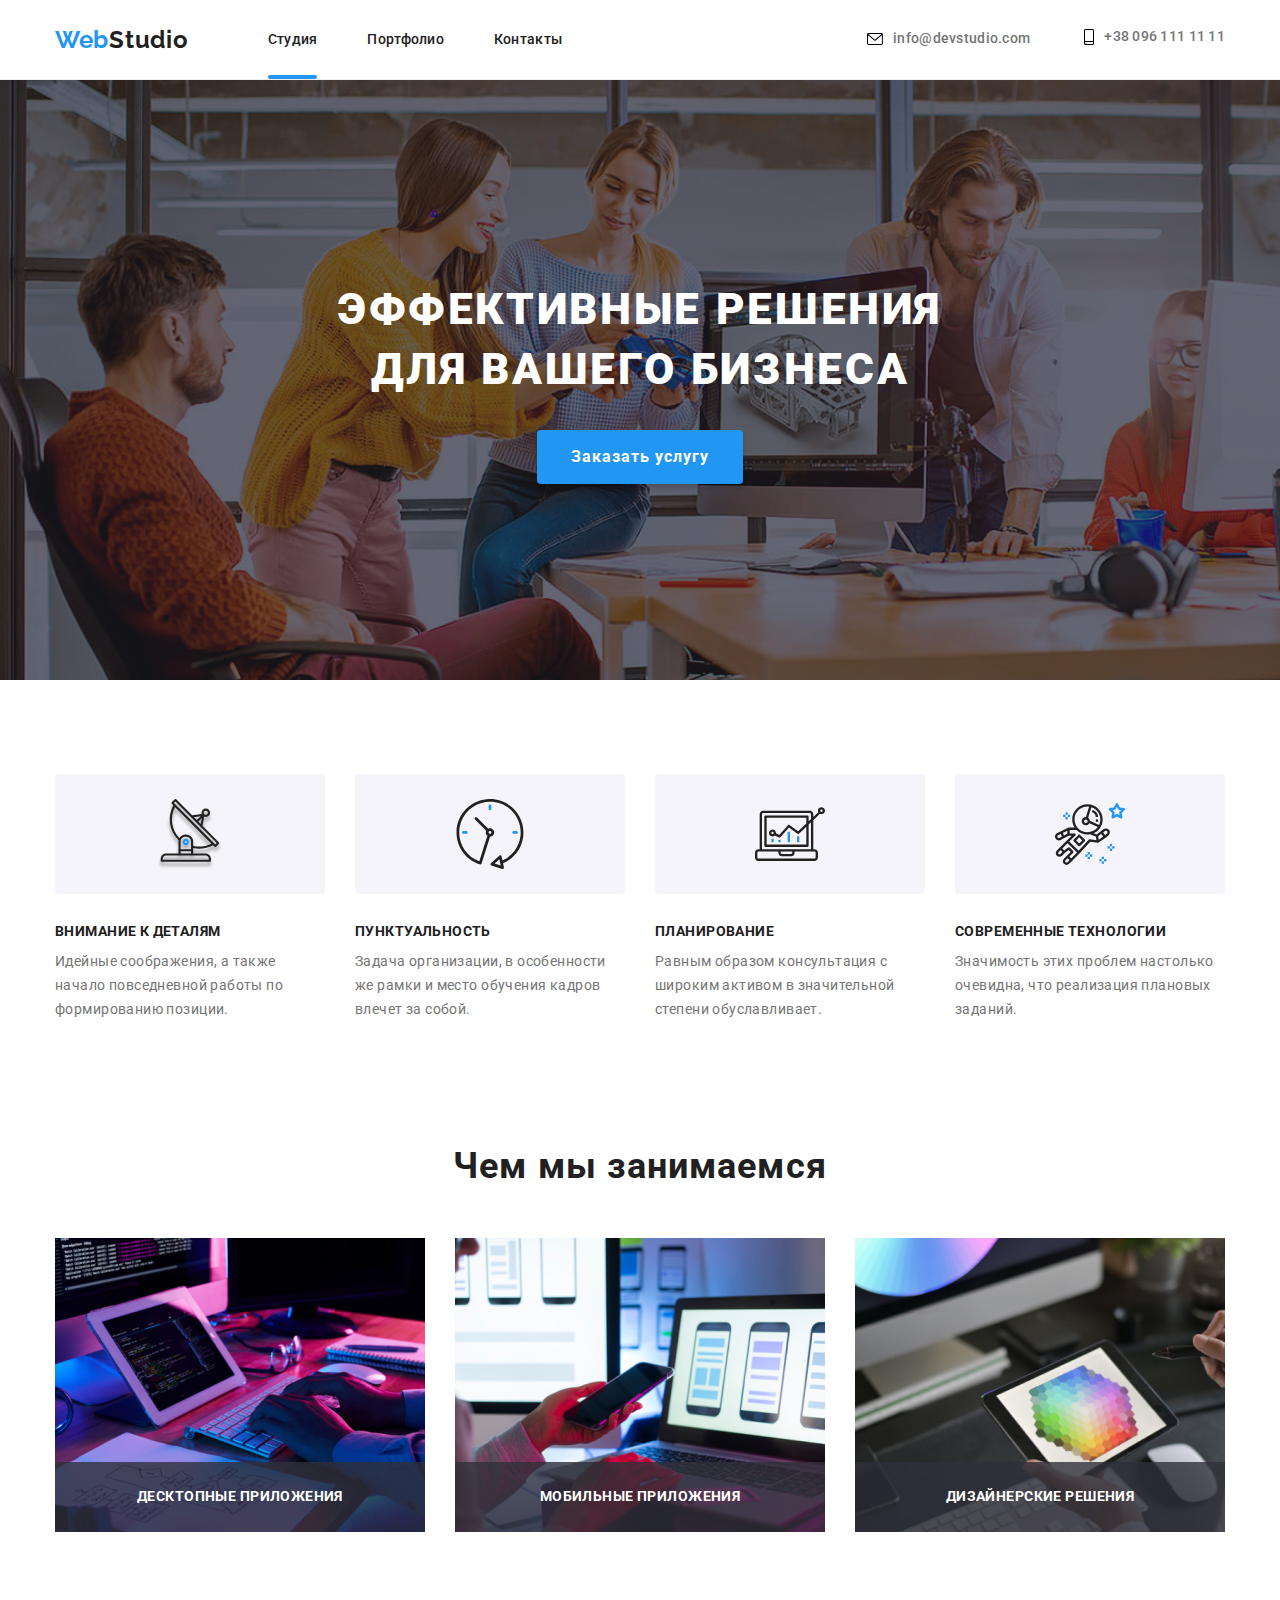
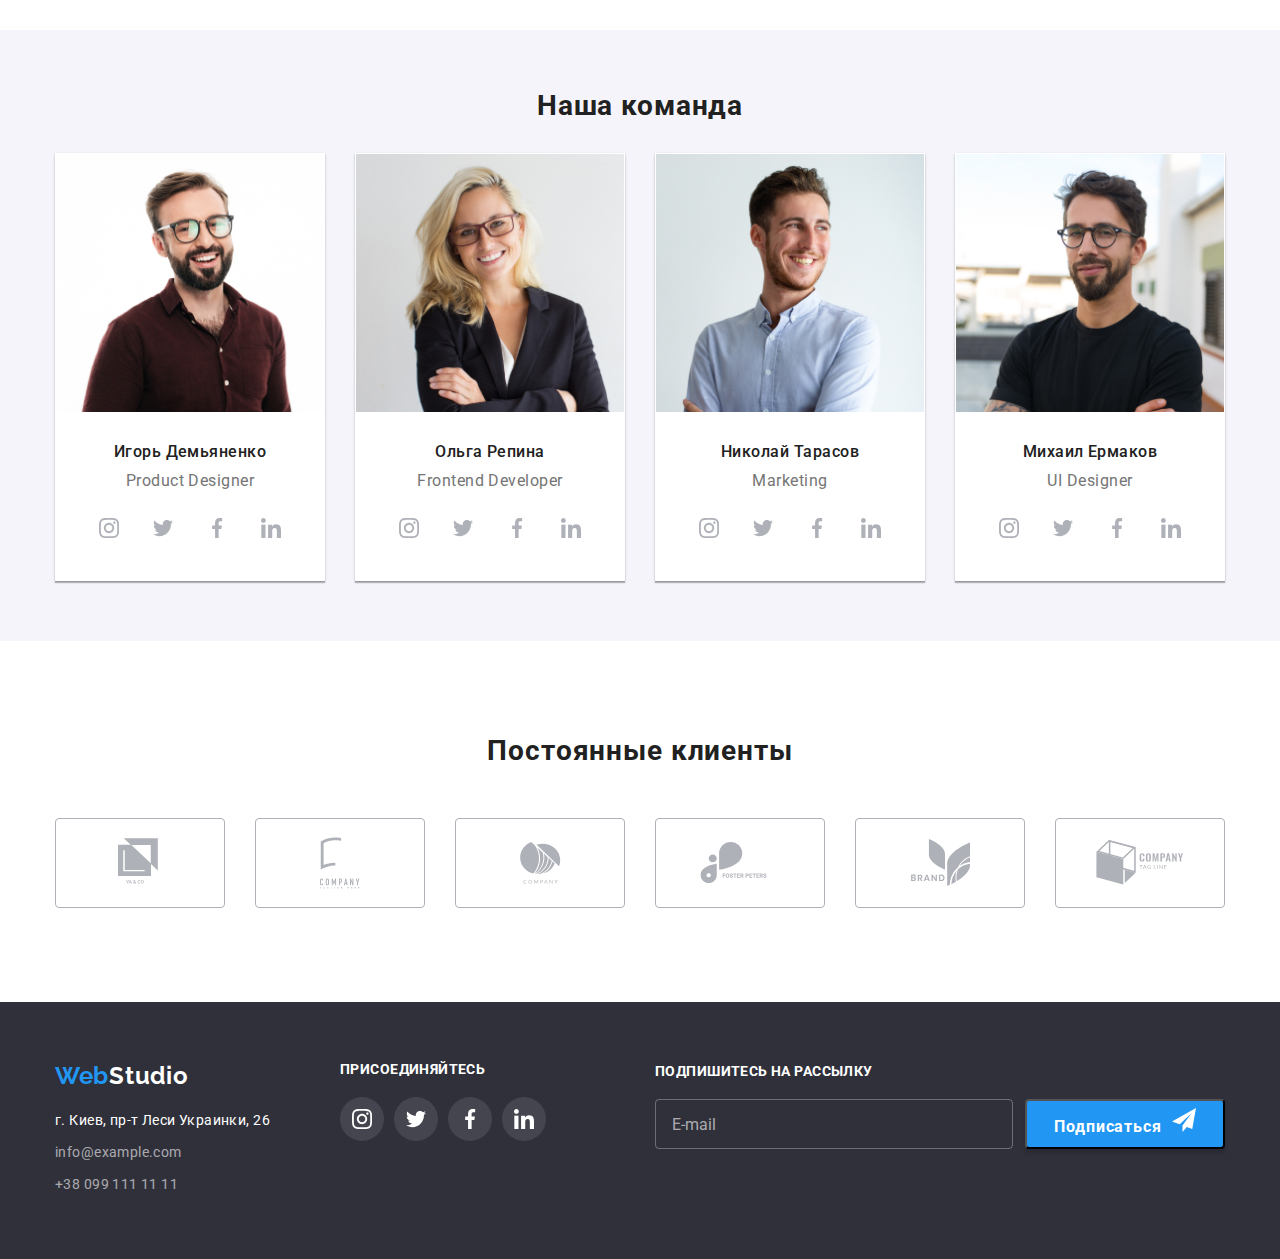
<file: index.html>
<!DOCTYPE html>
<html lang="ru">
<head>
    <meta charset="UTF-8">
    <meta name="viewport" content="width=device-width, initial-scale=1.0">
    <title>Document</title>
    <link rel="stylesheet" href="https://cdnjs.cloudflare.com/ajax/libs/modern-normalize/1.0.0/modern-normalize.min.css">
    <link href="https://fonts.googleapis.com/css2?family=Raleway:wght@700&family=Roboto:wght@400;500;700;900&display=swap"
        rel="stylesheet">
    <link rel="stylesheet" href="./css/main.min.css">
</head>
<body class="page">
    <!--Шапка cайту-->
     <header class="box">
         <div class="header wraper">
            <nav class="box-navi">
                 <a href="./index.html" lang="en" class="logo-link">
                Web<span class="logo-link-studio">Studio</span>
                 </a>
                 <button type="button" class="mobile-btn"
                 aria-expanded="false"
                 aria-controls="menu-conteiner"
                 data-menu-button>
                     <svg class="mobile-btn-icon" 
                     width="40" height="40"
                     aria-label="Переключатель мобильного мену">
                         <use href="./img/sprite.svg#icon-menu-mobile" class="mobile-btn-menu" width="24" height="16"></use>
                        <use href="./img/sprite.svg#icon-close-mobile" class="mobile-btn-close" width="18" height="18"></use>
                        </svg>
                 </button>
                 <div class="conteiner-navi" id="menu-conteiner" data-menu>
                 <ul class="navi-items list">
                     <li class="menu-item">
                         <a href="" class="navi title curent">Студия</a>
                     </li>
                     <li class="menu-item">
                         <a href="./portfolio.html" class="navi title">Портфолио</a>
                     </li>
                     <li class="menu-item">
                         <a href="" class="navi title">Контакты</a>
                     </li>
                 </ul>
             <address class="navi-address">
                 <a href="mailto:info@devstudio.com" class="link-navi-address">
                    <svg class="img-address">
                        <use href="./img/sprite.svg#icon-envelope-hover"></use>
                    </svg>
                    info@devstudio.com</a>
                 <a href="tel:+380961111111" class="link-navi-address">
                    <svg class="img-address-tell">
                        <use href="./img/sprite.svg#icon-smartphone"></use>
                    </svg>
                    +38 096 111 11 11</a>
             </address>
            </div>
            </nav>
         </div>
     </header>
                 <!--main-->
     <main>
        <!--Ефективные ришения для бизнеса-->
        <section class="hero-section">
         <div class="hero-box">
             <h1 class="hero-title">Эффективные решения для вашего бизнеса</h1>
             <div class="button-box">
                 <button type="button" class="button" data-modal-open>Заказать услугу</button>
             </div>
        </div>
         </section>
     <!--Нашы приоритеты-->
         <section class="priority-section">
        <div class="wraper priority-container">
             <h2 class="priority title visually-hidden">Нашы приоритеты</h2>
             <ul class="priority-list list">
                 <li class="priority-boxes priority-img">
                     <h3 class="priority-name title">Внимание к деталям</h3>
                     <p class="article">Идейные соображения, а также начало повседневной работы по формированию позиции.</p>
                 </li>
                 <li class="priority-boxes clock-priority-img">
                     <h3 class="priority-name title">Пунктуальность</h3>
                      <p class="article">Задача организации, в особенности же рамки и место обучения кадров влечет за собой.</p>
                 </li>
                 <li class="priority-boxes diagram-priority-img">
                     <h3 class="priority-name title">Планирование</h3>
                     <p class="article">Равным образом консультация с широким активом в значительной степени обуславливает.</p>
                 </li>
                 <li class="priority-boxes astronaut-priority-img">
                     <h3 class="priority-name title">Современные технологии</h3>
                     <p class="article">Значимость этих проблем настолько очевидна, что реализация плановых заданий.</p>
                 </li>
             </ul>
        </div>
         </section>
         <!--Чем мы занимаемся-->
         <section class="what-we-do-section">
            <div class="what-we-do wraper">
                <h2 class="what-we-do title">Чем мы занимаемся</h2>
             <ul class="what-we-do-list list">
                 <li class="what-we-do-img">
                     <img srcset="./img/img.png 1x, ./img/what-we-do/what-we-do1@2x.jpg 2x" 
                     src="./img/img.png" alt="ввод текста на планшет" width="370px" height="294px">
                     <div class="what-we-do-container">
                         <div class="description-box"></div>
                         <p class="what-we-do-description">Десктопные приложения</p>
                    </div>
                    </li>
                 <li class="what-we-do-img">
                     <img srcset="./img/img(2).png 1x, ./img/what-we-do/what-we-do2@2x.jpg 2x"
                     src="./img/img(2).png" alt="ноутбук" width="370px" height="294px">
                     <div class="what-we-do-container">
                         <div class="description-box"></div>
                         <p class="what-we-do-description">Мобильные приложения</p>
                     </div>
                    </li>
                 <li class="what-we-do-img">
                     <img srcset="./img/img(1).png 1x, ./img/what-we-do/what-we-do3@2x.jpg 2x"
                     src="./img/img(1).png" alt="планшет" width="370px" height="294px">
                    <div class="what-we-do-container">
                         <div class="description-box"></div>
                         <p class="what-we-do-description">Дизайнерские решения</p>
                    </div>
                    </li>
             </ul>
            </div>
         </section>
         <!--Команда-->
            <section class="comand-section">
              <div class="comand wraper">
             <h2 class="comand-title title">Наша команда</h2>
             <ul class="comand-list list">
                 <li class="card">
                     <picture class="picture">
                         <source srcset="./img/comand/comand-desctop1@1x.jpg 1x, ./img/comand/comand-desctop1@2x.jpg 2x" 
                         media="(min-width: 1200px)">
                        <source srcset="./img/comand/comand-tablet1@1x.jpg 1x, ./img/comand/comand-tablet1@2x.jpg 2x" 
                        media="(min-width: 768px)">
                        <source srcset="./img/comand/comand-mobile1@1x.jpg 1x, ./img/comand/comand-mobile1@2x.jpg 2x" 
                        media="(min-width: 320px)">
                     <img src="./img/img3.png" alt="Фото" class="img-comand">
                    </picture>
                     <h3 class="comand-name title">Игорь Демьяненко</h3>
                     <p class="profession">Product Designer</p>
                      <ul class="social-item list">
                         <li class="social-network-box">
                             <a href="#" class="social-network">
                                <svg class="img icon">
                                    <use href="./img/sprite.svg#icon-instagram"></use>
                                </svg>
                             </a>
                         </li>
                         <li class="social-network-box">
                             <a href="#" class="social-network">
                                <svg class="img icon">
                                    <use href="./img/sprite.svg#icon-twitter"></use>
                                </svg>
                             </a>
                         </li>
                         <li class="social-network-box">
                             <a href="#" class="social-network">
                                <svg class="img icon">
                                    <use href="./img/sprite.svg#icon-facebook"></use>
                                </svg>
                             </a>
                         </li>
                         <li class="social-network-box">
                             <a href="#" class="social-network">
                                <svg class="img icon">
                                    <use href="./img/sprite.svg#icon-linkedin"></use>
                                </svg>
                             </a>
                         </li>
                      </ul>
                 </li>
                 <li class="card">
                     <picture class="picture">
                        <source srcset="./img/comand/comand-desctop2@1x.jpg 1x, ./img/comand/comand-desctop2@2x.jpg 2x" media="(min-width: 1200px)">
                        <source srcset="./img/comand/comand-tablet2@1x.jpg 1x, ./img/comand/comand-tablet2@2x.jpg 2x" media="(min-width: 768px)">
                        <source srcset="./img/comand/comand-mobile2@1x.jpg 1x, ./img/comand/comand-mobile2@2x.jpg 2x" media="(min-width: 320px)">
                      <img src="./img/img4.png" alt="Фото" class="img-comand">
                        </picture>
                     <h3 class="comand-name title">Ольга Репина</h3>
                     <p class="profession">Frontend Developer</p>
                    <ul class="social-item list">
                        <li class="social-network-box">
                            <a href="#" class="social-network">
                                <svg class="img icon">
                                    <use href="./img/sprite.svg#icon-instagram"></use>
                                </svg>
                            </a>
                        </li>
                        <li class="social-network-box">
                            <a href="#" class="social-network">
                                <svg class="img icon">
                                    <use href="./img/sprite.svg#icon-twitter"></use>
                                </svg>
                            </a>
                        </li>
                        <li class="social-network-box">
                            <a href="#" class="social-network">
                                <svg class="img icon">
                                    <use href="./img/sprite.svg#icon-facebook"></use>
                                </svg>
                            </a>
                        </li>
                        <li class="social-network-box">
                            <a href="#" class="social-network">
                                <svg class="img icon">
                                    <use href="./img/sprite.svg#icon-linkedin"></use>
                                </svg>
                            </a>
                        </li>
                    </ul>
                 </li>
                 <li class="card">
                    <picture class="picture">
                        <source srcset="./img/comand/comand-desctop3@1x.jpg 1x, ./img/comand/comand-desctop3@2x.jpg 2x" media="(min-width: 1200px)">
                        <source srcset="./img/comand/comand-tablet3@1x.jpg 1x, ./img/comand/comand-tablet3@2x.jpg 2x" media="(min-width: 768px)">
                        <source srcset="./img/comand/comand-mobile3@1x.jpg 1x, ./img/comand/comand-mobile3@2x.jpg 2x" media="(min-width: 320px)">
                     <img src="./img/img5.png" alt="Фото" class="img-comand">
                     </picture>
                     <h3 class="comand-name title">Николай Тарасов</h3>
                     <p class="profession">Marketing</p>
                    <ul class="social-item list">
                        <li class="social-network-box">
                            <a href="#" class="social-network">
                                <svg class="img icon">
                                    <use href="./img/sprite.svg#icon-instagram"></use>
                                </svg>
                            </a>
                        </li>
                        <li class="social-network-box">
                            <a href="#" class="social-network">
                                <svg class="img icon">
                                    <use href="./img/sprite.svg#icon-twitter"></use>
                                </svg>
                            </a>
                        </li>
                        <li class="social-network-box">
                            <a href="#" class="social-network">
                                <svg class="img icon">
                                    <use href="./img/sprite.svg#icon-facebook"></use>
                                </svg>
                            </a>
                        </li>
                        <li class="social-network-box">
                            <a href="#" class="social-network">
                                <svg class="img icon">
                                    <use href="./img/sprite.svg#icon-linkedin"></use>
                                </svg>
                            </a>
                        </li>
                    </ul>
                 </li>
                 <li class="card">
                    <picture class="picture">
                        <source srcset="./img/comand/comand-desctop4@1x.jpg 1x, ./img/comand/comand-desctop4@2x.jpg 2x" media="(min-width: 1200px)">
                        <source srcset="./img/comand/comand-tablet4@1x.jpg 1x, ./img/comand/comand-tablet4@2x.jpg 2x" media="(min-width: 768px)">
                        <source srcset="./img/comand/comand-mobile4@1x.jpg 1x, ./img/comand/comand-mobile4@2x.jpg 2x" media="(min-width: 320px)">
                     <img src="./img/img6.png" alt="Фото" class="img-comand">
                     </picture>
                     <h3 class="comand-name title">Михаил Ермаков</h3>
                     <p class="profession">UI Designer</p>
                    <ul class="social-item list">
                        <li class="social-network-box">
                            <a href="#" class="social-network">
                                <svg class="img icon">
                                    <use href="./img/sprite.svg#icon-instagram"></use>
                                </svg>
                            </a>
                        </li>
                        <li class="social-network-box">
                            <a href="#" class="social-network">
                                <svg class="img icon">
                                    <use href="./img/sprite.svg#icon-twitter"></use>
                                </svg>
                            </a>
                        </li>
                        <li class="social-network-box">
                            <a href="#" class="social-network">
                                <svg class="img icon">
                                    <use href="./img/sprite.svg#icon-facebook"></use>
                                </svg>
                            </a>
                        </li>
                        <li class="social-network-box">
                            <a href="#" class="social-network">
                                <svg class="img icon">
                                    <use href="./img/sprite.svg#icon-linkedin"></use>
                                </svg>
                            </a>
                        </li>
                    </ul>
                 </li>
             </ul>
            </div>
         </section>
                    <!--Нашы клиенты-->
             <section class="customer-section">
                <div class="customer wraper">
                <h2 class="customer-title title">Постоянные клиенты</h2>
                <ul class="customer-list list">
                     <li class="logo-box">
                         <a href="" class="link-icon">
                         <svg class="logo-icon">
                            <use href="./img/sprite.svg#icon-first"></use>
                         </svg>
                         </a>
                     </li>
                     <li class="logo-box">
                         <a href="" class="link-icon">                        
                             <svg class="logo-icon logo-icon-second">
                            <use href="./img/sprite.svg#icon-second"></use>
                        </svg>
                         </a>
                     </li>
                     <li class="logo-box">
                         <a href="" class="link-icon">                        
                             <svg class="logo-icon logo-icon-third">
                            <use href="./img/sprite.svg#icon-third"></use>
                        </svg>
                         </a>
                     </li>
                     <li class="logo-box">
                         <a href="" class="link-icon">                        
                             <svg class="logo-icon logo-icon-fourth">
                            <use href="./img/sprite.svg#icon-fourth"></use>
                         </svg>
                         </a>
                    </li>
                     <li class="logo-box">
                         <a href="" class="link-icon">                        
                             <svg class="logo-icon logo-icon-fifth">
                            <use href="./img/sprite.svg#icon-fifth"></use>
                        </svg>
                         </a>
                     </li>
                     <li class="logo-box">
                        <a href="" class="link-icon">                        
                            <svg class="logo-icon logo-icon-sixth">
                            <use href="./img/sprite.svg#icon-sixth"></use>
                        </svg>
                         </a>
                    </li>
                </ul>
                </div>
            </section>
     </main>

     <!--Подвал-->
        <footer class="footer-section">
         <div class="footer-container wraper">
             <div class="footer-tablet-container">
               <div class="footer-box">
                 <a href="./index.html" lang="en" class="logo-link footer-logo-link">
                 Web<span class="footer-logo-studio">Studio</span>
                 </a>
                 <address class="box-address">
                     <p class="contacts">г. Киев, пр-т Леси Украинки, 26</p>
                     <a href="mailto:info@example.com" class="footer-link contacts">info@example.com</a>
                     <a href="tell:+380991111111" class="footer-link contacts">+38 099 111 11 11</a>
                 </address>
               </div>
               <div class="footer-social-address">
                 <b class="footer-title title">присоединяйтесь</b>
                     <ul class="social-item list">
                         <li class="social-network-box">
                             <a href="#" class="social-network social-footer">
                                 <svg class="footer-icon icon">
                                 <use href="./img/sprite.svg#icon-instagram"></use>
                                 </svg>
                             </a>
                         </li>
                         <li class="social-network-box">
                             <a href="#" class="social-network social-footer">
                                 <svg class="footer-icon icon">
                                 <use href="./img/sprite.svg#icon-twitter"></use>
                                 </svg>
                             </a>
                         </li>
                         <li class="social-network-box">
                             <a href="#" class="social-network social-footer">
                                 <svg class="footer-icon icon">
                                 <use href="./img/sprite.svg#icon-facebook"></use>
                                 </svg>
                            </a>
                         </li>
                         <li class="social-network-box">
                             <a href="#" class="social-network social-footer">
                                 <svg class="footer-icon icon">
                                 <use href="./img/sprite.svg#icon-linkedin"></use>
                                </svg>
                             </a>
                         </li>
                     </ul>
               </div>
            </div>
             <div class="agreement-footer">
                 <b class="agreement-footer-name">Подпишитесь на рассылку</b>
                 <form class="agreement-box">
                     <input type="email" name="email" placeholder="E-mail" class="email-footer-input">
                     <div class="btn-box">
                       <button type="submit" class="btn-footer">Подписаться
                           <svg class="footer-icon-send">
                           <use href="./img/sprite.svg#icon-send"></use>
                          </svg>
                        </button>
                     </div>
                 </form>
             </div>
         </div>
     </footer>

    <!--modal windows-->
     <div class="backdrop is-hidden" data-modal>
         <div class="modal">
             <button type="button" class="modal-button" data-modal-close>
                 <svg class="closed-btn">
                    <use href="./img/sprite.svg#icon-Vector"></use>
                 </svg>
             </button>
        <!--modal form-->
            <b class="form-title">Оставьте свои данные, мы вам перезвоним</b>
             <form class="contact-form">
                 <label for="name" class="label-name">Имя</label>
                 <span class="modal-wraper">
                     <input type="text" name="text" id="name" class="modal-input">
                     <svg class="icon-form"> 
                         <use href="./img/sprite.svg#icon-vector" class="icom-form-img"></use> </svg>
                 </span>

                 <label for="telephone" class="label-name">Телефон</label>
                 <span class="modal-wraper">
                     <input type="tel" name="telephone" id="telephone" class="modal-input">
                     <svg class="icon-form icon-tel">
                            <use href="./img/sprite.svg#icon-form-tel" class="icom-form-img"></use>
                     </svg>
                    </span>

                 <label for="email" class="label-name">Почта</label>
                 <span class="modal-wraper"> 
                     <input type="email" name="email-address" id="email" class="modal-input">
                     <svg class="icon-form icon-email">
                            <use href="./img/sprite.svg#icon-form-email" class="icom-form-img"></use>
                     </svg>
                 </span>

                 <label for="coment" class="label-name">Комментарий</label>
                 <textarea name="coments" id="coment" placeholder="Введите текст" class="texteria-coment"></textarea>

                 <span class="checkbox-span">
                     <input type="checkbox" name="agreemet-ifo" id="agreemet" class="agreement-checkbox visually-hidden" value="user-policy-ok">
                     <svg class="label-agreement">
                         <use href="./img/sprite.svg#icon-icon-check"></use>
                     </svg>
                     <label for="agreemet" class="label-chekbox-name"> Соглашаюсь с рассылкой и принимаю&nbsp
                         <a href="" class="link-agreement">Условия договора</a>
                 </label>
                </span>
                 <button type="submit" class="submit-button">Отправить</button>
             </form>
         </div>
     </div>

    <script src="./js/modal.js"></script>
    <script src="./js/mobile-menu.js"></script>
    </body>
 </html>
</file>
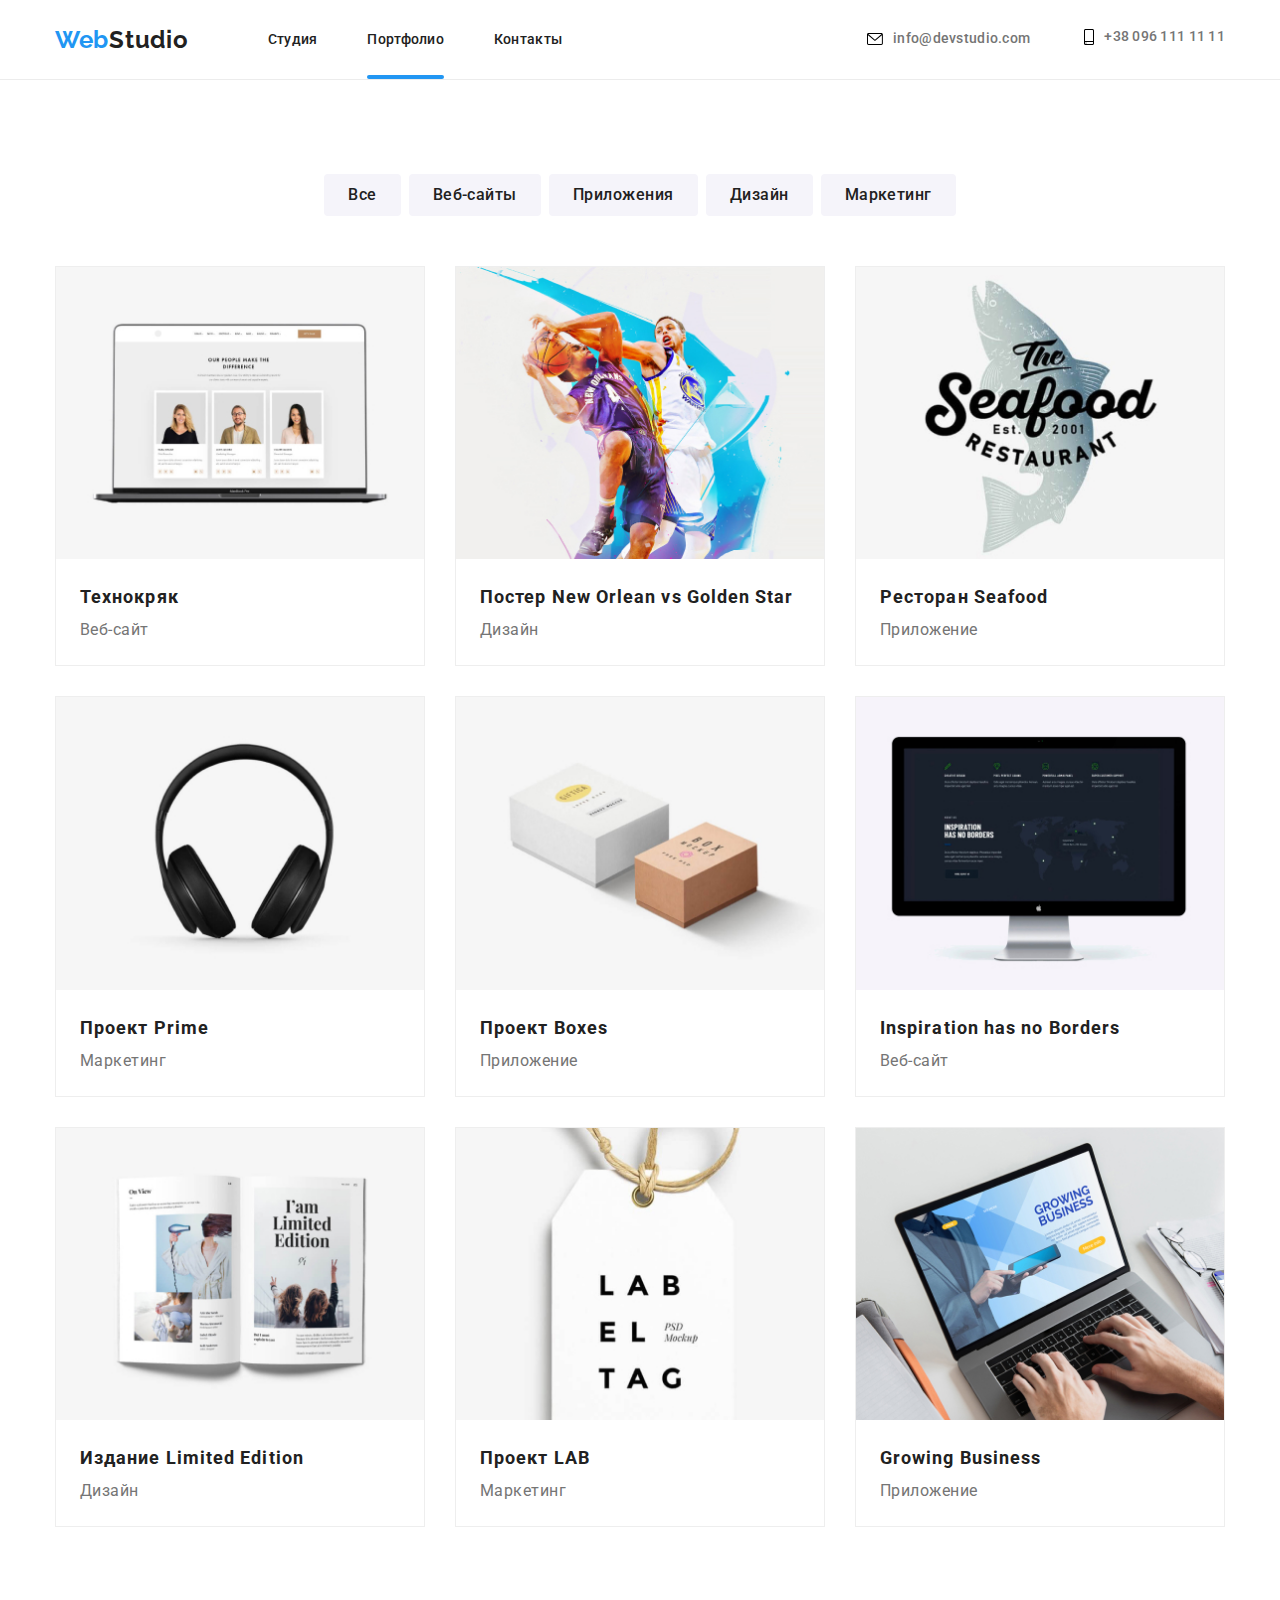
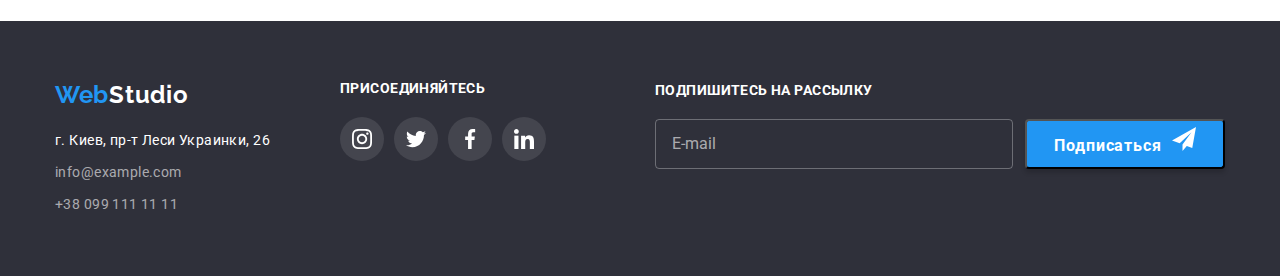
<file: portfolio.html>
<!DOCTYPE html>
<html lang="ru">
<head>
    <meta charset="UTF-8">
    <meta name="viewport" content="width=device-width, initial-scale=1.0">
    <title>Document</title>
    <link
        href="https://fonts.googleapis.com/css2?family=Raleway:wght@700&family=Roboto:wght@400;500;700;900&display=swap"
        rel="stylesheet">
     <link rel="stylesheet" 
     href="https://cdnjs.cloudflare.com/ajax/libs/modern-normalize/1.0.0/modern-normalize.min.css">
    <link rel="stylesheet" href="./css/portfolio.min.css">
</head>

<body class="page">
    <!--Шапка cайту-->
    <header class="box">
        <div class="header wraper">
            <nav class="box-navi">
                <a href="./index.html" lang="en" class="logo-link">
                    Web<span class="logo-link-studio">Studio</span>
                </a>
                <button type="button" class="mobile-btn" aria-expanded="false" aria-controls="menu-conteiner" data-menu-button>
                    <svg class="mobile-btn-icon" width="40" height="40" aria-label="Переключатель мобильного мену">
                        <use href="./img/sprite.svg#icon-menu-mobile" class="mobile-btn-menu" width="24" height="16"></use>
                        <use href="./img/sprite.svg#icon-close-mobile" class="mobile-btn-close" width="18" height="18"></use>
                    </svg>
                </button>
                <div class="conteiner-navi" id="menu-conteiner" data-menu>
                <ul class="navi-items list">
                    <li class="menu-item">
                        <a href="./index.html" class="navi title">Студия</a>
                    </li>
                    <li class="menu-item">
                        <a href="./portfolio.html" class="navi title curent">Портфолио</a>
                    </li>
                    <li class="menu-item">
                        <a href="" class="navi title">Контакты</a>
                    </li>
                </ul>
            <address class="navi-address">
                <a href="mailto:info@devstudio.com" class="link-navi-address">
                    <svg class="img-address">
                        <use href="./img/sprite.svg#icon-envelope-hover"></use>
                    </svg>
                    info@devstudio.com</a>
                <a href="tel:+380961111111" class="link-navi-address">
                    <svg class="img-address-tell">
                        <use href="./img/sprite.svg#icon-smartphone"></use>
                    </svg>
                    +38 096 111 11 11</a>
              </address>
            </div>
          </nav>
        </div>
    </header>
         <!--main-->
    <main>
        <section class="section">
         <div class="wraper">
             <h1 class="visually-hidden">Нашы роботы</h1>
             <ul class="button-menu list">
                 <li class="button-link">
                     <button class="button-name" type="button">Все</button>
                 </li>
                 <li class="button-link">
                     <button class="button-name" type="button">Веб-сайты</button>
                 </li>
                 <li class="button-link">
                    <button class="button-name" type="button">Приложения</button>
                 </li>
                 <li class="button-link">
                    <button class="button-name" type="button">Дизайн</button>
                 </li>
                 <li class="button-link">
                    <button class="button-name" type="button">Маркетинг</button>
                 </li>
             </ul>
             <ul class="item-menu list">
                 <li class="work-sample">
                     <a class="link link-sample" href="">
                            <div class="thumb">
                                <picture class="picture">
                                    <source srcset="./img/portfolio/desctop/desctop1@1x.jpg 1x, ./img/portfolio/desctop/desctop1@2x.jpg 2x"
                                        media="(min-width: 1200px)">
                                    <source srcset="./img/portfolio/tablet/tablet1@1x.jpg 1x, ./img/portfolio/tablet/tablet1@2x.jpg 2x"
                                        media="(min-width: 768px)">
                                    <source srcset="./img/portfolio/mobile/mobile1@1x.jpg 1x, ./img/portfolio/mobile/mobile1@2x.jpg 2x"
                                        media="(min-width: 320px)">
                                <img class="img-sample" src="./img/portfolio/img1.jpg" alt="Ноутбук">
                                </picture>
                                <p class="about-work-sample">Технокряк это современная площадка распространения антивируса. Компании используют эту
                                платформу для цифровой защиты и
                                анти атак на не защищённые сервера конкурентов)</p>
                             </div>
                          <div class="about-work">
                             <h2 class="work title">Технокряк</h2>
                             <p class="paragraph work">Веб-сайт</p>
                          </div>
                     </a>
                 </li>
                 <li class="work-sample">
                    <a class="link" href="">
                        <picture class="picture">
                            <source srcset="./img/portfolio/desctop/desctop2@1x.jpg 1x, ./img/portfolio/desctop/desctop2@2x.jpg 2x"
                                media="(min-width: 1200px)">
                            <source srcset="./img/portfolio/tablet/tablet2@1x.jpg 1x, ./img/portfolio/tablet/tablet2@2x.jpg 2x"
                                media="(min-width: 768px)">
                            <source srcset="./img/portfolio/mobile/mobile2@1x.jpg 1x, ./img/portfolio/mobile/mobile2@2x.jpg 2x"
                                media="(min-width: 320px)">
                        <img class="img-sample" src="./img/portfolio/img2.jpg" alt="Баскетболісти">
                        </picture>
                         <div class="about-work">
                             <h2 class="work title">Постер New Orlean vs Golden Star</h2>
                             <p class="paragraph work">Дизайн</p>
                         </div>
                     </a>
                 </li>
                 <li class="work-sample">
                     <a class="link" href="">
                        <picture class="picture">
                            <source srcset="./img/portfolio/desctop/desctop3@1x.jpg 1x, ./img/portfolio/desctop/desctop3@2x.jpg 2x"
                                media="(min-width: 1200px)">
                            <source srcset="./img/portfolio/tablet/tablet3@1x.jpg 1x, ./img/portfolio/tablet/tablet3@2x.jpg 2x"
                                media="(min-width: 768px)">
                            <source srcset="./img/portfolio/mobile/mobile3@1x.jpg 1x, ./img/portfolio/mobile/mobile3@2x.jpg 2x"
                                media="(min-width: 320px)">
                        <img class="img-sample" src="./img/portfolio/img3.jpg" alt="Логотип">
                         </picture>
                        <div class="about-work">
                             <h2 class="work title">Ресторан Seafood</h2>
                              <p class="paragraph work">Приложение</p>
                        </div>
                     </a>
                 </li>
                 <li class="work-sample">
                     <a class="link" href="">
                         <picture class="picture">
                            <source srcset="./img/portfolio/desctop/desctop4@1x.jpg 1x, ./img/portfolio/desctop/desctop4@2x.jpg 2x"
                                media="(min-width: 1200px)">
                            <source srcset="./img/portfolio/tablet/tablet4@1x.jpg 1x, ./img/portfolio/tablet/tablet4@2x.jpg 2x"
                                media="(min-width: 768px)">
                            <source srcset="./img/portfolio/mobile/mobile4@1x.jpg 1x, ./img/portfolio/mobile/mobile4@2x.jpg 2x"
                                media="(min-width: 320px)">
                         <img class="img-sample" src="./img/portfolio/img4.jpg" alt="Навушники4"> 
                         </picture>
                        <div class="about-work">
                             <h2 class="work title">Проект Prime</h2>
                             <p class="paragraph work">Маркетинг</p>
                         </div>
                     </a>
                 </li>
                 <li class="work-sample">
                     <a class="link" href="">
                        <picture class="picture">
                            <source srcset="./img/portfolio/desctop/desctop5@1x.jpg 1x, ./img/portfolio/desctop/desctop5@2x.jpg 2x"
                                media="(min-width: 1200px)">
                            <source srcset="./img/portfolio/tablet/tablet5@1x.jpg 1x, ./img/portfolio/tablet/tablet5@2x.jpg 2x"
                                media="(min-width: 768px)">
                            <source srcset="./img/portfolio/mobile/mobile5@1x.jpg 1x, ./img/portfolio/mobile/mobile5@2x.jpg 2x"
                                media="(min-width: 320px)">
                        <img class="img-sample" src="./img/portfolio/img5.jpg" alt="Упаковка">
                         </picture>
                         <div class="about-work">
                             <h2 class="work title">Проект Boxes</h2>
                             <p class="paragraph work">Приложение</p>
                         </div>
                     </a>
                 </li>
                 <li class="work-sample">
                     <a class="link" href="">
                        <picture class="picture">
                            <source srcset="./img/portfolio/desctop/desctop6@1x.jpg 1x, ./img/portfolio/desctop/desctop6@2x.jpg 2x"
                                media="(min-width: 1200px)">
                            <source srcset="./img/portfolio/tablet/tablet6@1x.jpg 1x, ./img/portfolio/tablet/tablet6@2x.jpg 2x"
                                media="(min-width: 768px)">
                            <source srcset="./img/portfolio/mobile/mobile6@1x.jpg 1x, ./img/portfolio/mobile/mobile6@2x.jpg 2x"
                                media="(min-width: 320px)">
                        <img class="img-sample" src="./img/portfolio/img6.jpg" alt="Екран компютера">
                         </picture>
                        <div class="about-work">
                             <h2 class="work title">Inspiration has no Borders</h2>
                             <p class="paragraph work">Веб-сайт</p>
                        </div>
                     </a>
                 </li>
                <li class="work-sample">
                     <a class="link" href="">
                        <picture class="picture">
                            <source srcset="./img/portfolio/desctop/desctop7@1x.jpg 1x, ./img/portfolio/desctop/desctop7@2x.jpg 2x"
                                media="(min-width: 1200px)">
                            <source srcset="./img/portfolio/tablet/tablet7@1x.jpg 1x, ./img/portfolio/tablet/tablet7@2x.jpg 2x"
                                media="(min-width: 768px)">
                            <source srcset="./img/portfolio/mobile/mobile7@1x.jpg 1x, ./img/portfolio/mobile/mobile7@2x.jpg 2x"
                                media="(min-width: 320px)">
                        <img class="img-sample" src="./img/portfolio/img7.jpg" alt="Журнал">
                        </picture>
                        <div class="about-work">
                             <h2 class="work title">Издание Limited Edition</h2>
                              <p class="paragraph work">Дизайн</p>
                        </div>
                     </a>
                </li>
                <li class="work-sample">
                     <a class="link" href="">
                        <picture class="picture">
                            <source srcset="./img/portfolio/desctop/desctop8@1x.jpg 1x, ./img/portfolio/desctop/desctop8@2x.jpg 2x"
                                media="(min-width: 1200px)">
                            <source srcset="./img/portfolio/tablet/tablet8@1x.jpg 1x, ./img/portfolio/tablet/tablet8@2x.jpg 2x"
                                media="(min-width: 768px)">
                            <source srcset="./img/portfolio/mobile/mobile8@1x.jpg 1x, ./img/portfolio/mobile/mobile8@2x.jpg 2x"
                                media="(min-width: 320px)">
                        <img class="img-sample" src="./img/portfolio/img8.jpg" alt="Бірка">
                         </picture>
                        <div class="about-work">
                             <h2 class="work title">Проект LAB</h2>
                              <p class="paragraph work">Маркетинг</p>
                          </div>
                     </a>
                </li>
                <li class="work-sample">
                     <a class="link" href="">
                        <picture class="picture">
                            <source srcset="./img/portfolio/desctop/desctop9@1x.jpg 1x, ./img/portfolio/desctop/desctop9@2x.jpg 2x"
                                media="(min-width: 1200px)">
                            <source srcset="./img/portfolio/tablet/tablet9@1x.jpg 1x, ./img/portfolio/tablet/tablet9@2x.jpg 2x"
                                media="(min-width: 768px)">
                            <source srcset="./img/portfolio/mobile/mobile9@1x.jpg 1x, ./img/portfolio/mobile/mobile9@2x.jpg 2x"
                                media="(min-width: 320px)">
                        <img class="img-sample" src="./img/portfolio/img9.jpg" alt="Ноутбук">
                         </picture>
                        <div class="about-work">
                             <h2 class="work title">Growing Business</h2>
                             <p class="paragraph work">Приложение</p>
                         </div> 
                     </a>
                </li>
             </ul>
         </div>
        </section>
    </main>

    <!--Подвал-->
    <footer class="footer-section">
        <div class="footer-container wraper">
            <div class="footer-tablet-container">
                <div class="footer-box">
                    <a href="./index.html" lang="en" class="logo-link footer-logo-link">
                        Web<span class="footer-logo-studio">Studio</span>
                    </a>
                    <address class="box-address">
                        <p class="contacts">г. Киев, пр-т Леси Украинки, 26</p>
                        <a href="mailto:info@example.com" class="footer-link contacts">info@example.com</a>
                        <a href="tell:+380991111111" class="footer-link contacts">+38 099 111 11 11</a>
                    </address>
                </div>
                <div class="footer-social-address">
                    <b class="footer-title title">присоединяйтесь</b>
                    <ul class="social-item list">
                        <li class="social-network-box">
                            <a href="#" class="social-network social-footer">
                                <svg class="footer-icon icon">
                                    <use href="./img/sprite.svg#icon-instagram"></use>
                                </svg>
                            </a>
                        </li>
                        <li class="social-network-box">
                            <a href="#" class="social-network social-footer">
                                <svg class="footer-icon icon">
                                    <use href="./img/sprite.svg#icon-twitter"></use>
                                </svg>
                            </a>
                        </li>
                        <li class="social-network-box">
                            <a href="#" class="social-network social-footer">
                                <svg class="footer-icon icon">
                                    <use href="./img/sprite.svg#icon-facebook"></use>
                                </svg>
                            </a>
                        </li>
                        <li class="social-network-box">
                            <a href="#" class="social-network social-footer">
                                <svg class="footer-icon icon">
                                    <use href="./img/sprite.svg#icon-linkedin"></use>
                                </svg>
                            </a>
                        </li>
                    </ul>
                </div>
            </div>
            <div class="agreement-footer">
                <b class="agreement-footer-name">Подпишитесь на рассылку</b>
                <form class="agreement-box">
                    <input type="email" name="email" placeholder="E-mail" class="email-footer-input">
                    <div class="btn-box">
                        <button type="submit" class="btn-footer">Подписаться
                            <svg class="footer-icon-send">
                                <use href="./img/sprite.svg#icon-send"></use>
                            </svg>
                        </button>
                    </div>
                </form>
            </div>
        </div>
    </footer>

 <script src="./js/mobile-menu.js"></script>
</body>

</html>
</file>
<file: css/main.min.css>
.visually-hidden{position:absolute !important;clip:rect(1px 1px 1px 1px);clip:rect(1px 1px 1px 1px);padding:0 !important;border:0 !important;height:0 !important;width:0 !important;overflow:hidden}*,*::before,*::after{margin:0;padding:0}.page{color:#757575;font-family:roboto,sans-serif}.title{color:#212121;text-decoration:none}.list{list-style:none;text-decoration:none}.img{display:block}.wraper{margin:auto;padding-left:15px;padding-right:15px}@media screen and (min-width: 480px){.wraper{width:480px}}@media screen and (min-width: 768px){.wraper{width:768px;height:100%}}@media screen and (min-width: 1200px){.wraper{width:1200px}}.backdrop{position:fixed;top:0;left:0;width:100%;height:100%;background-color:rgba(0,0,0,0.2)}.is-hidden{opacity:0;pointer-events:none}.modal{position:absolute;top:50%;left:50%;transform:translate(-50%, -50%);width:450px;min-height:581px;background:#ffffff;box-shadow:0px 1px 3px rgba(0,0,0,0.12),0px 1px 1px rgba(0,0,0,0.14),0px 2px 1px rgba(0,0,0,0.2);border-radius:4px;padding:40px}@media screen and (min-width: 1200px){.modal{width:528px}}.modal-button{position:absolute;top:8px;right:8px;width:30px;height:30px;background:#ffffff;border:1px solid rgba(0,0,0,0.1);border-radius:50%;cursor:pointer;padding:9px, 9px}.closed-btn{width:11px;height:11px;fill:#000000;transition:fill 250ms cubic-bezier(0.4, 0, 0.2, 1)}.closed-btn:hover,.closed-btn:focus{fill:#2196f3}.form-title{display:inline-block;margin-bottom:12px;font-weight:700;font-size:20px;line-height:1.5;text-align:center;letter-spacing:0.03em;color:#212121}.contact-form{display:flex;flex-direction:column;width:100%;height:100%}.label-name{font-size:12px;line-height:1.16;letter-spacing:0.01em;color:#757575;margin-bottom:4px}.modal-wraper{position:relative}.modal-input{width:370px;height:40px;border:1px solid rgba(33,33,33,0.2);border-radius:4px;margin-bottom:10px;padding-left:42px;outline:none;transition:border-color 250ms cubic-bezier(0.4, 0, 0.2, 1)}.modal-input:focus{border-color:#2196f3}.icon-form{position:absolute;top:14px;left:15px;width:12px;height:12px;transition:fill 250ms cubic-bezier(0.4, 0, 0.2, 1)}.modal-input:focus+.icon-form{fill:#2196f3}.icon-tel{width:13px;height:13px}.icon-email{width:15px;height:12px}.texteria-coment{width:370px;height:120px;resize:none;border:1px solid rgba(33,33,33,0.2);border-radius:4px;padding:12px 16px;margin-bottom:20px;outline:none;transition:border-color 250ms cubic-bezier(0.4, 0, 0.2, 1)}.texteria-coment::placeholder{color:rgba(117,117,117,0.5);font-size:14px;line-height:16px;letter-spacing:0.01em}.texteria-coment:focus{border-color:#2196f3}.label-chekbox-name{font-size:12px;line-height:1.16;letter-spacing:0.03em;color:#757575;display:flex;align-content:center;margin-bottom:31px}.label-chekbox-name::before{content:"";display:block;width:16px;height:16px;outline:1px solid #212121;margin-right:8px;margin-top:3px}.agreement-checkbox:checked+.label-chekbox-name::before{opacity:0}@media screen and (min-width: 1200px){.form-title{line-height:1.15}.modal-input{width:448px}.texteria-coment{width:448px}.label-chekbox-name{font-size:14px;line-height:1.71}}.label-agreement{position:absolute;top:2px;left:0px;opacity:0;width:16px;height:16px}.agreement-checkbox:checked+.label-agreement{opacity:1}.checkbox-span{position:relative}.agreement-checkbox{visibility:hidden}.submit-button{display:block;width:200px;height:50px;background:#2196f3;box-shadow:0px 4px 4px rgba(0,0,0,0.15);border-radius:4px;text-transform:uppercase;cursor:pointer;color:#ffffff;text-align:center;outline:none;font-family:roboto;font-weight:700;font-size:16px;line-height:1.87;letter-spacing:0.06em;margin:0 auto}.agreement-box{margin-bottom:30px}.link-agreement{color:#2196f3}.social-item{display:flex;justify-content:center;align-items:center;padding-bottom:30px}.social-network{border-radius:50%;width:44px;height:44px;background-color:#fff;border-radius:50%;width:44px;height:44px;background-color:#ffffff;display:flex;justify-content:center;align-items:center;transition:background-color 250ms var(--timing-function)}.social-network-box{margin-right:10px}.social-network-box:last-child{margin-right:0px}.social-network:hover,.social-network:focus{background-color:#2196f3}.social-network:hover .img,.social-network:hover .img,.social-network:focus .img,.social-network:focus .img{fill:#ffffff}.icon{width:20px;height:20px;fill:#afb1b8;transition:fill 250ms cubic-bezier(0.4, 0, 0.2, 1)}.logo-link{color:#2196f3;font-size:24px;line-height:1.16;letter-spacing:0.03em;font-weight:700;text-decoration:none;font-family:Raleway, sans-serif}.logo-link-studio{color:#212121}.box{border-bottom:1px solid #ececec;height:80px}@media screen and (max-width: 767px){.box{padding-top:10px;padding-bottom:10px;position:relative;height:60px}}.mobile-btn{margin:0;padding:11px;background-color:transparent;width:40px;height:40px;border:none;display:inline-flex;outline:none}.mobile-btn:hover .mobile-btn-menu,.mobile-btn:focus .mobile-btn-menu{fill:#2196f3}.mobile-btn:hover .mobile-btn-close,.mobile-btn:focus .mobile-btn-close{fill:#2196f3}.mobile-btn .mobile-btn-close{display:none}.mobile-btn.is-open .mobile-btn-close{display:block}.mobile-btn.is-open .mobile-btn-menu{display:none}@media screen and (min-width: 768px){.mobile-btn{display:none}}.box-navi{display:flex;justify-content:space-between;align-items:center;height:100%}.conteiner-navi{display:flex;justify-content:center}@media screen and (max-width: 767px){.conteiner-navi{display:none;position:absolute;top:100%;left:0;width:100%;min-height:393px;padding-top:60px;padding-bottom:60px;text-align:center;background-color:#ffffff;box-shadow:0px 4px 8px rgba(0,0,0,0.04),0px 2px 4px rgba(0,0,0,0.08),0px 1px 3px rgba(0,0,0,0.16)}.conteiner-navi.is-open{display:block;z-index:1}}.navi-items .navi{text-decoration:none;font-weight:500;font-size:14px;line-height:1.14;letter-spacing:0.02em;position:relative;transition:color 250ms cubic-bezier(0.4, 0, 0.2, 1)}@media screen and (max-width: 767px){.navi-items .navi{font-size:18px;line-height:1.16}}@media screen and (min-width: 768px){.navi-items{display:flex;align-items:center}}@media screen and (max-width: 767px){.menu-item:not(:last-child){margin-bottom:40px}.menu-item:last-child{margin-bottom:60px}}.navi:hover,.navi:focus{color:#2196f3}.navi .curent{color:#2196f3}.curent::after{content:"";width:100%;height:4px;background-color:#2196f3;position:absolute;left:0;bottom:-32px;display:block;border-radius:2px}@media screen and (max-width: 767px){.curent::after{bottom:-8px}}@media screen and (min-width: 768px){.menu-item:nth-child(n+2){margin-left:50px}}@media screen and (min-width: 768px){.navi-address{margin-left:84px}}@media screen and (min-width: 1200px){.navi-address{margin-left:305px}}.link-navi-address{color:#757575;font-weight:500;font-size:14px;line-height:1.14;letter-spacing:0.02em;font-style:normal;text-decoration:none;align-items:center;transition:color 250ms cubic-bezier(0.4, 0, 0.2, 1);display:block}@media screen and (max-width: 767px){.link-navi-address{font-size:18px;line-height:1.16}}@media screen and (min-width: 1200px){.link-navi-address{display:inline-flex}.link-navi-address:first-child{margin-right:50px}}.link-navi-address:hover,.link-navi-address:focus{color:#2196f3;fill:#2196f3}@media screen and (max-width: 767px){.link-navi-address:not(:last-child){margin-bottom:16px}}@media screen and (max-width: 1199px){.link-navi-address:not(:last-child){margin-bottom:10px}}.img-address{width:16px;height:12px;margin-right:10px}.img-address:hover,.img-address:focus{fill:#2196f3}.img-address-tell{width:10px;height:16px;margin-right:10px;transition:fill 250ms cubic-bezier(0.4, 0, 0.2, 1)}.hero-section{text-align:center;padding:118px 60px;background-image:linear-gradient(rgba(47,48,58,0.4), rgba(47,48,58,0.4)),url("../img/hero/hero-mobile@1x.jpg");background-repeat:no-repeat;background-size:cover;height:400px}@media screen and (min-device-pixel-ratio: 2) and (min-width: 320px) and (max-width: 580px), screen and (min-resolution: 192dpi) and (min-width: 320px) and (max-width: 580px), screen and (min-resolution: 2dppx) and (min-width: 320px) and (max-width: 580px){.hero-section{background-image:linear-gradient(rgba(47,48,58,0.4), rgba(47,48,58,0.4)),url("../img/hero/hero-mobile@2x.jpg")}}@media screen and (min-width: 581px) and (max-width: 980px){.hero-section{background-image:linear-gradient(rgba(47,48,58,0.4), rgba(47,48,58,0.4)),url("../img/hero/hero-tablet@1x.jpg")}}@media screen and (min-device-pixel-ratio: 2) and (min-width: 581px) and (max-width: 980px), screen and (min-resolution: 192dpi) and (min-width: 581px) and (max-width: 980px), screen and (min-resolution: 2dppx) and (min-width: 581px) and (max-width: 980px){.hero-section{background-image:url("../img/hero/hero-tablet@2x.jpg")}}@media screen and (min-width: 981px){.hero-section{background-image:linear-gradient(rgba(47,48,58,0.4), rgba(47,48,58,0.4)),url("../img/hero/hero-desctop@1x.jpg");height:600px}}@media screen and (min-device-pixel-ratio: 2) and (min-width: 981px), screen and (min-resolution: 192dpi) and (min-width: 981px), screen and (min-resolution: 2dppx) and (min-width: 981px){.hero-section{background-image:url("../img/hero/hero-desctop@2x.jpg")}}.hero-title{color:#ffffff;font-weight:900;letter-spacing:0.06em;text-transform:uppercase;display:inline-block;margin-bottom:30px;margin-left:auto;margin-right:auto}@media screen and (max-width: 1199px){.hero-title{font-size:26px;line-height:1.61;max-width:360px}}@media screen and (min-width: 1200px){.hero-title{font-size:44px;line-height:1.36;width:700px}}.button{color:#ffffff;background:#2196f3;border-color:transparent;font-family:roboto,sans-serif;font-weight:700;font-size:16px;line-height:1.87;letter-spacing:0.06em;padding:10px 32px;border-radius:4px;box-shadow:0px 4px 4px rgba(0,0,0,0.15);cursor:pointer}@media screen and (max-width: 340px){.button{padding:10px 20px}}@media screen and (min-width: 1200px){.hero-section{padding:200px 0}}.priority-section{padding:60px 0}.priority-boxes{width:100%;margin-bottom:30px}.priority-boxes::before{content:"";display:block;width:100%;height:120px;border-radius:4px;background:#f5f4fa;margin-bottom:30px;background-repeat:no-repeat;background-position:center;background-size:70px 70px}.priority-img::before{background-image:url("../img/logo/antenna.svg")}.clock-priority-img::before{background-image:url("../img/logo/clock.svg")}.diagram-priority-img::before{background-image:url("../img/logo/diagram.svg")}.astronaut-priority-img::before{background-image:url("../img/logo/astronaut.svg")}.priority-name{font-weight:700;font-size:14px;line-height:1.14;letter-spacing:0.03em;text-transform:uppercase;margin-bottom:10px}@media screen and (max-width: 1199px){.priority-name{text-align:center}}.article{font-weight:400;font-size:14px;line-height:1.71;letter-spacing:0.03em}@media screen and (min-width: 768px){.priority-list{display:flex;justify-content:space-between;flex-wrap:wrap}.priority-boxes{width:354px}.priority-boxes:nth-child(2n+1){margin-right:30px}}@media screen and (min-width: 1200px){.priority-section{padding-bottom:94px;padding-top:94px}.priority-list{display:flex;justify-content:space-between;flex-wrap:wrap}.priority-boxes{width:270px}.priority-boxes:not(:last-child){margin-right:30px}}@media screen and (max-width: 1199px){.what-we-do-section{display:none}}.what-we-do-section{padding-bottom:94px}.what-we-do .title{font-weight:700;font-size:36px;line-height:1.16;text-align:center;letter-spacing:0.03em;margin-top:0px;margin-bottom:50px;margin-left:auto;margin-right:auto;text-align:center}.what-we-do-list{margin-left:0;display:flex}.what-we-do-img{position:relative}.what-we-do-img:not(:first-child){margin-left:30px}.what-we-do-container{position:absolute;bottom:4px;left:0;width:370px;height:70px}.description-box{position:absolute;width:100%;height:70px;bottom:0px;left:0;background-color:rgba(47,48,58,0.8)}.what-we-do-description{position:absolute;bottom:50%;left:50%;display:block;width:100%;font-weight:700;font-size:14px;line-height:1.14;text-align:center;letter-spacing:0.03em;text-transform:uppercase;color:#ffffff;transform:translate(-50%, 50%)}.comand-section{background-color:#f5f4fa;padding-bottom:60px;padding-top:60px}.comand-title{font-weight:700;font-size:28px;line-height:1.17;text-align:center;letter-spacing:0.03em;margin-bottom:30px}.card{border:1px solid transparent;box-shadow:0px 1px 3px rgba(0,0,0,0.12),0px 1px 1px rgba(0,0,0,0.14),0px 2px 1px rgba(0,0,0,0.2);background-color:#ffffff}.img-comand{display:block;margin:auto;margin-bottom:30px}@media screen and (max-width: 767px){.card:not(:last-child){margin-bottom:30px}}.comand-name{font-weight:500;font-size:16px;line-height:1.19;text-align:center;letter-spacing:0.03em;margin-bottom:10px}.profession{font-weight:400;font-size:16px;line-height:1.19;text-align:center;letter-spacing:0.03em;margin-bottom:16px}@media screen and (min-width: 768px) and (max-width: 1199px){.comand-list{display:flex;flex-wrap:wrap}.card{margin-bottom:30px;width:354px}.card:nth-child(2n){margin-left:30px}.card:nth-last-child(-n+2){margin-bottom:0}}@media screen and (min-width: 1200px){.card{width:270px}.comand-list{display:flex;justify-content:space-between}}.img-comand{max-width:100%;height:auto;display:block}.customer-title{font-weight:700;font-size:28px;line-height:1.17;text-align:center;letter-spacing:0.03em;margin-bottom:30px}@media screen and (min-width: 320px) and (max-width: 479px){.customer-list{display:block}.link-icon{width:210px;display:block;margin:auto}.logo-box:not(:last-child){margin-bottom:30px}}@media screen and (min-width: 320px) and (max-width: 1199px){.customer-section{padding-top:60px;padding-bottom:60px}}@media screen and (min-width: 480px){.customer-list{display:flex;flex-wrap:wrap;justify-content:center}}.link-icon{height:90px;border:1px solid #afb1b8;border-radius:4px;display:flex;justify-content:center;align-items:center;transition:border-color 250ms cubic-bezier(0.4, 0, 0.2, 1)}.link-icon:hover,.link-icon:focus{border-color:#2196f3}@media screen and (min-width: 480px) and (max-width: 767px){.link-icon{width:210px}.logo-box:nth-child(2n+2){margin-left:30px}.logo-box:not(:nth-last-child(-n+2)){margin-bottom:30px}}@media screen and (min-width: 768px) and (max-width: 1199px){.link-icon{width:226px}.logo-box:not(:nth-child(3n)){margin-right:30px}.logo-box:not(:nth-last-child(-n+3)){margin-bottom:30px}}@media screen and (min-width: 1200px){.link-icon{width:170px}.logo-box:not(:last-child){margin-right:30px}.customer-section{padding-top:94px;padding-bottom:94px}.customer-title{margin-bottom:50px}}.logo-icon{max-width:44px;max-height:49px;fill:#afb1b8;transition:fill 250ms cubic-bezier(0.4, 0, 0.2, 1)}.link-icon:hover .logo-icon{fill:#2196f3}.logo-icon-second{max-width:40px;max-height:52px}.logo-icon-third{max-width:41px;max-height:42px}.logo-icon-fourth{max-width:80px;max-height:42px}.logo-icon-fifth{max-width:59px;max-height:47px}.logo-icon-sixth{max-width:88px;max-height:45px}.footer-section{background-color:#2f303a;padding-bottom:60px;padding-top:60px}.footer-logo-link{display:block;margin-bottom:20px}@media screen and (max-width: 1199px){.footer-logo-link{text-align:center}}.box-address{color:#ffffff;font-weight:400;font-size:14px;line-height:1.71;letter-spacing:0.03em;font-style:normal}@media screen and (max-width: 767px){.footer-box{margin-bottom:60px}.footer-social-address{margin-bottom:60px}}.footer-logo-studio{color:#ffffff}.contacts{display:block}@media screen and (max-width: 1199px){.contacts{text-align:center}}.contacts:not(:last-child){margin-bottom:8px}.footer-link{color:rgba(255,255,255,0.6);font-weight:400;font-size:14px;line-height:1.71;letter-spacing:0.03em;text-decoration:none;display:block}.footer-title{color:#ffffff;font-size:14px;line-height:1.14;letter-spacing:0.03em;text-transform:uppercase;margin-bottom:20px;display:block}@media screen and (min-width: 320px) and (max-width: 1199px){.footer-title{text-align:center}}.social-network-box .social-network{background:rgba(255,255,255,0.1);transition:background-color 250ms cubic-bezier(0.4, 0, 0.2, 1)}.social-network-box .social-network:hover,.social-network-box .social-network:focus{background-color:#2196f3}.footer-icon{fill:#ffffff}@media screen and (min-width: 768px){.footer-tablet-container{display:flex;justify-content:space-around}}@media screen and (min-width: 768px) and (max-width: 1199px){.footer-tablet-container{margin-bottom:60px}}@media screen and (min-width: 768px){.email-footer-input{width:450px;display:block;margin:auto}}.agreement-footer-name{font-size:14px;line-height:1.14;letter-spacing:0.03em;text-transform:uppercase;color:#ffffff;display:block;margin-bottom:20px;text-align:center}.email-footer-input{height:50px;outline:none;border:1px solid rgba(255,255,255,0.3);border-radius:4px;padding-left:16px;background-color:transparent;color:#ffffff;margin-bottom:20px}@media screen and (max-width: 767px){.email-footer-input{width:100%}}.email-footer-input::placeholder{color:rgba(255,255,255,0.6)}.btn-footer{width:200px;height:50px;background:#2196f3;box-shadow:0px 4px 4px rgba(0,0,0,0.15);border-radius:4px;color:#ffffff;font-weight:700;font-size:16px;line-height:1.87;letter-spacing:0.06em;cursor:pointer;margin:auto;display:block}.footer-icon-send{fill:#ffffff;width:24px;height:24px;margin-left:5px}@media screen and (min-width: 1200px){.footer-container{display:flex;justify-content:space-between}.footer-box{margin-right:70px}.email-footer-input{width:358px;margin-right:12px}.agreement-footer-name{display:inline-block}.agreement-box{display:flex}}
/*# sourceMappingURL=main.min.css.map */
</file>
<file: css/portfolio.min.css>
.visually-hidden{position:absolute !important;clip:rect(1px 1px 1px 1px);clip:rect(1px 1px 1px 1px);padding:0 !important;border:0 !important;height:0 !important;width:0 !important;overflow:hidden}*,*::before,*::after{margin:0;padding:0}.page{color:#757575;font-family:roboto,sans-serif}.title{color:#212121;text-decoration:none}.list{list-style:none;text-decoration:none}.img{display:block}.wraper{margin:auto;padding-left:15px;padding-right:15px}@media screen and (min-width: 480px){.wraper{width:480px}}@media screen and (min-width: 768px){.wraper{width:768px;height:100%}}@media screen and (min-width: 1200px){.wraper{width:1200px}}.section{padding-bottom:94px;padding-top:94px}@media screen and (max-width: 1199px){.section{padding-bottom:60px;padding-top:60px}}.social-item{display:flex;justify-content:center;align-items:center;padding-bottom:30px}.social-network{border-radius:50%;width:44px;height:44px;background-color:#fff;border-radius:50%;width:44px;height:44px;background-color:#ffffff;display:flex;justify-content:center;align-items:center;transition:background-color 250ms var(--timing-function)}.social-network-box{margin-right:10px}.social-network-box:last-child{margin-right:0px}.social-network:hover,.social-network:focus{background-color:#2196f3}.social-network:hover .img,.social-network:hover .img,.social-network:focus .img,.social-network:focus .img{fill:#ffffff}.icon{width:20px;height:20px;fill:#afb1b8;transition:fill 250ms cubic-bezier(0.4, 0, 0.2, 1)}.logo-link{color:#2196f3;font-size:24px;line-height:1.16;letter-spacing:0.03em;font-weight:700;text-decoration:none;font-family:Raleway, sans-serif}.logo-link-studio{color:#212121}.box{border-bottom:1px solid #ececec;height:80px}@media screen and (max-width: 767px){.box{padding-top:10px;padding-bottom:10px;position:relative;height:60px}}.mobile-btn{margin:0;padding:11px;background-color:transparent;width:40px;height:40px;border:none;display:inline-flex;outline:none}.mobile-btn:hover .mobile-btn-menu,.mobile-btn:focus .mobile-btn-menu{fill:#2196f3}.mobile-btn:hover .mobile-btn-close,.mobile-btn:focus .mobile-btn-close{fill:#2196f3}.mobile-btn .mobile-btn-close{display:none}.mobile-btn.is-open .mobile-btn-close{display:block}.mobile-btn.is-open .mobile-btn-menu{display:none}@media screen and (min-width: 768px){.mobile-btn{display:none}}.box-navi{display:flex;justify-content:space-between;align-items:center;height:100%}.conteiner-navi{display:flex;justify-content:center}@media screen and (max-width: 767px){.conteiner-navi{display:none;position:absolute;top:100%;left:0;width:100%;min-height:393px;padding-top:60px;padding-bottom:60px;text-align:center;background-color:#ffffff;box-shadow:0px 4px 8px rgba(0,0,0,0.04),0px 2px 4px rgba(0,0,0,0.08),0px 1px 3px rgba(0,0,0,0.16)}.conteiner-navi.is-open{display:block;z-index:1}}.navi-items .navi{text-decoration:none;font-weight:500;font-size:14px;line-height:1.14;letter-spacing:0.02em;position:relative;transition:color 250ms cubic-bezier(0.4, 0, 0.2, 1)}@media screen and (max-width: 767px){.navi-items .navi{font-size:18px;line-height:1.16}}@media screen and (min-width: 768px){.navi-items{display:flex;align-items:center}}@media screen and (max-width: 767px){.menu-item:not(:last-child){margin-bottom:40px}.menu-item:last-child{margin-bottom:60px}}.navi:hover,.navi:focus{color:#2196f3}.navi .curent{color:#2196f3}.curent::after{content:"";width:100%;height:4px;background-color:#2196f3;position:absolute;left:0;bottom:-32px;display:block;border-radius:2px}@media screen and (max-width: 767px){.curent::after{bottom:-8px}}@media screen and (min-width: 768px){.menu-item:nth-child(n+2){margin-left:50px}}@media screen and (min-width: 768px){.navi-address{margin-left:84px}}@media screen and (min-width: 1200px){.navi-address{margin-left:305px}}.link-navi-address{color:#757575;font-weight:500;font-size:14px;line-height:1.14;letter-spacing:0.02em;font-style:normal;text-decoration:none;align-items:center;transition:color 250ms cubic-bezier(0.4, 0, 0.2, 1);display:block}@media screen and (max-width: 767px){.link-navi-address{font-size:18px;line-height:1.16}}@media screen and (min-width: 1200px){.link-navi-address{display:inline-flex}.link-navi-address:first-child{margin-right:50px}}.link-navi-address:hover,.link-navi-address:focus{color:#2196f3;fill:#2196f3}@media screen and (max-width: 767px){.link-navi-address:not(:last-child){margin-bottom:16px}}@media screen and (max-width: 1199px){.link-navi-address:not(:last-child){margin-bottom:10px}}.img-address{width:16px;height:12px;margin-right:10px}.img-address:hover,.img-address:focus{fill:#2196f3}.img-address-tell{width:10px;height:16px;margin-right:10px;transition:fill 250ms cubic-bezier(0.4, 0, 0.2, 1)}.button-menu{margin-bottom:40px;display:flex;flex-wrap:wrap}@media screen and (min-width: 768px){.button-menu{justify-content:center;margin-bottom:30px}}@media screen and (min-width: 1200px){.button-menu{margin-bottom:50px}}.button-name{color:#212121;background-color:#f5f4fa;font-weight:500;font-size:16px;line-height:1.62;text-align:center;letter-spacing:0.03em;font-family:roboto,sans-serif;border-color:transparent;border-radius:4px;cursor:pointer;padding:6px 22px;transition:background-color 250ms cubic-bezier(0.4, 0, 0.2, 1),color 250ms cubic-bezier(0.4, 0, 0.2, 1)}.button-name:hover,.button-name:focus{background-color:#2196f3;color:#ffffff}.button-link:nth-child(n+2){margin-left:8px}@media screen and (max-width: 767px){.button-link:nth-child(-n+4){margin-bottom:15px}}.work-sample{border:1px solid #eeeeee;width:auto;max-height:404px;transition:box-shadow 250ms cubic-bezier(0.4, 0, 0.2, 1)}@media screen and (max-width: 767px){.work-sample{margin-bottom:30px}}.work-sample:hover,.work-sample:focus{box-shadow:0px 1px 1px rgba(0,0,0,0.12),0px 4px 4px rgba(0,0,0,0.06),1px 4px 6px rgba(0,0,0,0.16)}@media screen and (max-width: 767px){.work-sample:last-child{margin-bottom:0}}.work{font-weight:700;font-size:18px;line-height:2;letter-spacing:0.06em}.paragraph{font-weight:400;font-size:16px;line-height:1.87;letter-spacing:0.03em;color:#757575}.link{text-decoration:none}.thumb{display:block;overflow:hidden;position:relative;padding:63px, 24px;width:auto}.about-work-sample{position:absolute;top:0;left:0;display:block;width:auto;height:294px;background-color:rgba(33,150,243,0.9);color:#ffffff;font-size:18px;line-height:1.55;letter-spacing:0.03em;transform:translateY(100%);transition:transform 250ms cubic-bezier(0.4, 0, 0.2, 1)}@media screen and (min-width: 320px) and (max-width: 379px){.about-work-sample{padding:auto}}@media screen and (min-width: 380px){.about-work-sample{padding:50px 24px}}@media screen and (min-width: 768px){.about-work-sample{padding:49px 24px}}@media screen and (min-width: 1200px){.about-work-sample{padding:63px 24px}}.work-sample:hover .about-work-sample,.work-sample:focus .about-work-sample{transform:translateY(0%)}.about-work{padding:20px 24px}@media screen and (min-width: 768px){.work-sample{max-width:354px;margin-right:30px;margin-bottom:30px}.item-menu{display:flex;flex-wrap:wrap}}@media screen and (min-width: 768px) and (max-width: 1199px){.work-sample:nth-child(2n){margin-right:0}.work-sample:nth-last-child(-n+2){margin-bottom:0}}@media screen and (min-width: 1200px){.work-sample{max-width:370px}.work-sample:nth-child(3n){margin-right:0}.work-sample:nth-last-child(-n+3){margin-bottom:0}}.img-sample{max-width:100%;height:auto;display:block}.footer-section{background-color:#2f303a;padding-bottom:60px;padding-top:60px}.footer-logo-link{display:block;margin-bottom:20px}@media screen and (max-width: 1199px){.footer-logo-link{text-align:center}}.box-address{color:#ffffff;font-weight:400;font-size:14px;line-height:1.71;letter-spacing:0.03em;font-style:normal}@media screen and (max-width: 767px){.footer-box{margin-bottom:60px}.footer-social-address{margin-bottom:60px}}.footer-logo-studio{color:#ffffff}.contacts{display:block}@media screen and (max-width: 1199px){.contacts{text-align:center}}.contacts:not(:last-child){margin-bottom:8px}.footer-link{color:rgba(255,255,255,0.6);font-weight:400;font-size:14px;line-height:1.71;letter-spacing:0.03em;text-decoration:none;display:block}.footer-title{color:#ffffff;font-size:14px;line-height:1.14;letter-spacing:0.03em;text-transform:uppercase;margin-bottom:20px;display:block}@media screen and (min-width: 320px) and (max-width: 1199px){.footer-title{text-align:center}}.social-network-box .social-network{background:rgba(255,255,255,0.1);transition:background-color 250ms cubic-bezier(0.4, 0, 0.2, 1)}.social-network-box .social-network:hover,.social-network-box .social-network:focus{background-color:#2196f3}.footer-icon{fill:#ffffff}@media screen and (min-width: 768px){.footer-tablet-container{display:flex;justify-content:space-around}}@media screen and (min-width: 768px) and (max-width: 1199px){.footer-tablet-container{margin-bottom:60px}}@media screen and (min-width: 768px){.email-footer-input{width:450px;display:block;margin:auto}}.agreement-footer-name{font-size:14px;line-height:1.14;letter-spacing:0.03em;text-transform:uppercase;color:#ffffff;display:block;margin-bottom:20px;text-align:center}.email-footer-input{height:50px;outline:none;border:1px solid rgba(255,255,255,0.3);border-radius:4px;padding-left:16px;background-color:transparent;color:#ffffff;margin-bottom:20px}@media screen and (max-width: 767px){.email-footer-input{width:100%}}.email-footer-input::placeholder{color:rgba(255,255,255,0.6)}.btn-footer{width:200px;height:50px;background:#2196f3;box-shadow:0px 4px 4px rgba(0,0,0,0.15);border-radius:4px;color:#ffffff;font-weight:700;font-size:16px;line-height:1.87;letter-spacing:0.06em;cursor:pointer;margin:auto;display:block}.footer-icon-send{fill:#ffffff;width:24px;height:24px;margin-left:5px}@media screen and (min-width: 1200px){.footer-container{display:flex;justify-content:space-between}.footer-box{margin-right:70px}.email-footer-input{width:358px;margin-right:12px}.agreement-footer-name{display:inline-block}.agreement-box{display:flex}}
/*# sourceMappingURL=portfolio.min.css.map */
</file>
